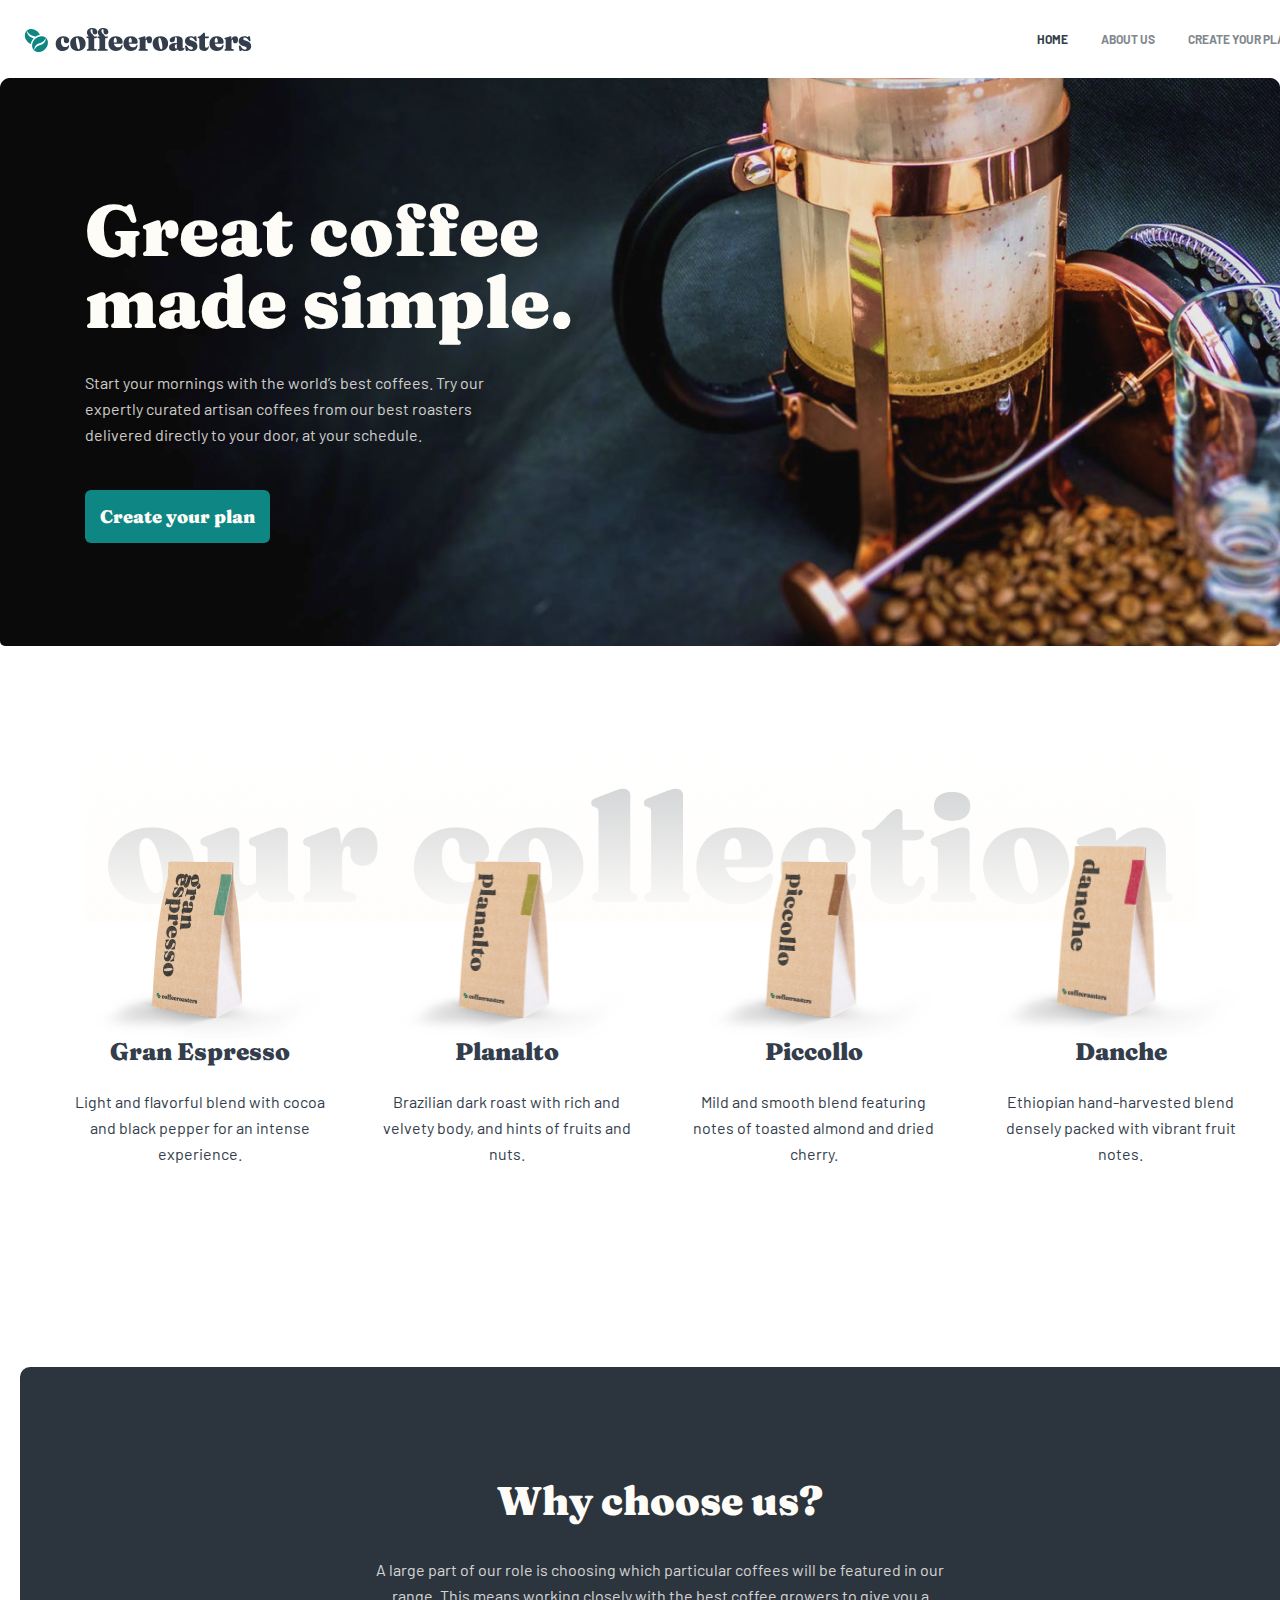
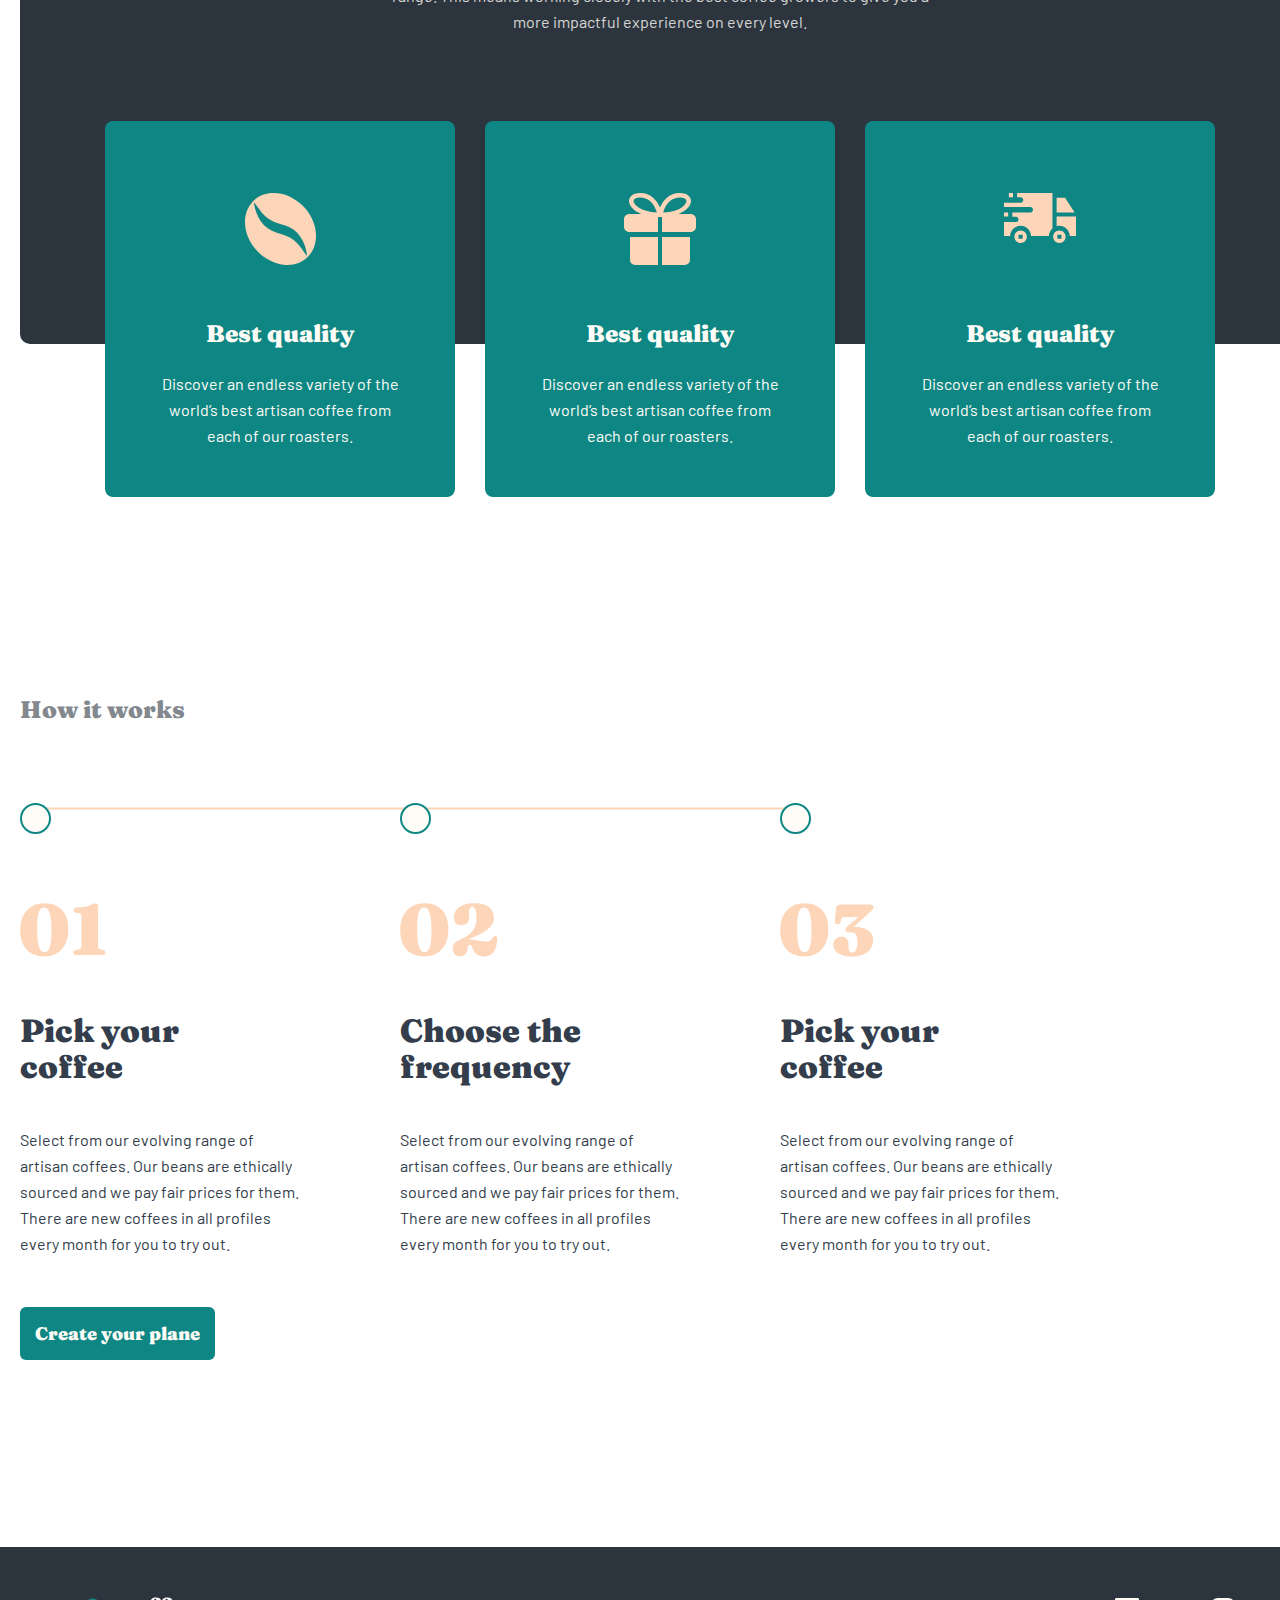
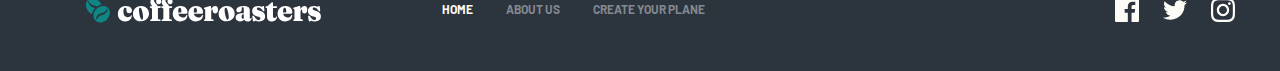
<file: index.html>
<!DOCTYPE html>
<html lang="en">
<head>
    <meta charset="UTF-8">
    <meta http-equiv="X-UA-Compatible" content="IE=edge">
    <meta name="viewport" content="width=device-width, initial-scale=1.0">
    <link rel="stylesheet" href="./css/normalize.css">
    <link rel="stylesheet" href="./css/main.css">
    <title>Coffeeroasters</title>
</head>
<body>
    <header class="header">
        <div class="container header-container">
            <a class="header__link" href="./index.html">
                <img class="header__img" src="./images/site-logo.svg" alt="Logo of site" width="236" height="26">
            </a>
            <nav class="nav">
                <ul class="nav__list">
                    <li class="nav__item">
                        <a class="nav__link nav__link--active" href="./index.html">
                            home
                        </a>
                    </li>
                    <li class="nav__item">
                        <a class="nav__link" href="./about.html">
                            about us
                        </a>
                    </li>
                    <li class="nav__item">
                        <a class="nav__link" href="./create-plane.html">
                            create your plane
                        </a>
                    </li>
                </ul>
            </nav>
        </div>
    </header>
    
    <main class="main">
        <section class="hero">
            <div class="container hero-container">
                <div class="hero-info">
                    <h1 class="hero__heading">
                        Great coffee
                        made simple.
                    </h1>
                    <p class="hero__desc">
                        Start your mornings with the world’s best coffees. Try our expertly curated artisan coffees from our best roasters delivered directly to your door, at your schedule.
                    </p>
                    <a class="hero__link section-btn" href="#">
                        Create your plan
                    </a>
                </div>
            </div>
        </section>
        
        
        
        <section class="products">
            <div class="container products-container">
                <h2 class="visually-hidden">
                    Our products
                </h2>
                <ul class="product">
                    <li class="product__item">
                        <img class="product__img" src="./images/product-gran-espresso.png" alt="Coffee gran espresso" width="255" height="193">
                        <h3 class="product__heading">
                            Gran Espresso
                        </h3>
                        <p class="product__desc">
                            Light and flavorful blend with cocoa and black pepper for an intense experience.
                        </p>
                    </li>


                    <li class="product__item">
                        <img class="product__img" src="./images/product-planalto.png" alt="Coffee Planalto" width="255" height="193">
                        <h3 class="product__heading">
                            Planalto
                        </h3>
                        <p class="product__desc">
                            Brazilian dark roast with rich and velvety body, and hints of fruits and nuts.
                        </p>
                    </li>
                    
                    <li class="product__item">
                        <img class="product__img" src="./images/product-piccollo.png" alt="Coffee Piccollo" width="255" height="193">
                        <h3 class="product__heading">
                            Piccollo
                        </h3>
                        <p class="product__desc">
                            Mild and smooth blend featuring notes of toasted almond and dried cherry.
                        </p>
                    </li>
                    
                    <li class="product__item">
                        <img class="product__img" src="./images/product-danche.png" alt="Coffee gran espresso" width="255" height="193">
                        <h3 class="product__heading">
                            Danche
                        </h3>
                        <p class="product__desc">
                            Ethiopian hand-harvested blend densely packed with vibrant fruit notes.
                        </p>
                    </li>
                </ul>
            </div>
        </section>
        
        
        <section class="about">
            <div class="container about-container">
                <div class="about-top">
                    <h2 class="about__heading hero__heading">
                        Why choose us?
                    </h2>
                    <p class="about__desc hero__desc">
                        A large part of our role is choosing which particular coffees will be featured 
                        in our range. This means working closely with the best coffee growers to give 
                        you a more impactful experience on every level.
                    </p>
                </div>
                
                <ul class="about-list">
                    <li class="about-list__item">
                        <h3 class="about-list__heading product__heading">
                            Best quality
                        </h3>
                        <p class="about-list__desc product__desc">
                            Discover an endless variety of the world’s best artisan coffee from each of our roasters.
                        </p>
                    </li>
                    
                    <li class="about-list__item">
                        <h3 class="about-list__heading product__heading">
                            Best quality
                        </h3>
                        <p class="about-list__desc product__desc">
                            Discover an endless variety of the world’s best artisan coffee from each of our roasters.
                        </p>
                    </li>
                    
                    <li class="about-list__item">
                        <h3 class="about-list__heading product__heading">
                            Best quality
                        </h3>
                        <p class="about-list__desc product__desc">
                            Discover an endless variety of the world’s best artisan coffee from each of our roasters.
                        </p>
                    </li>
                </ul>
            </div>
        </section>
        
        
        <section class="work">
            <div class="container work-container">
                <h2 class="work__heading product__heading">
                    How it works
                </h2>
                <ul class="work-list about-list">


                    <li class="work-list__item">
                        <h3 class="work-list__heading">
                            Pick your
                            coffee
                        </h3>
                        <p class="work-list__desc">
                            Select from our evolving range of artisan coffees. Our beans are ethically sourced and we pay fair prices for them. There are new coffees in all profiles every month for you to try out.
                        </p>
                    </li>


                    <li class="work-list__item">
                        <h3 class="work-list__heading">
                            Choose the frequency
                        </h3>
                        <p class="work-list__desc">
                            Select from our evolving range of artisan coffees. Our beans are ethically sourced and we pay fair prices for them. There are new coffees in all profiles every month for you to try out.
                        </p>
                    </li>
                    

                    <li class="work-list__item">
                        <h3 class="work-list__heading">
                            Pick your
                            coffee
                        </h3>
                        <p class="work-list__desc">
                            Select from our evolving range of artisan coffees. Our beans are ethically sourced and we pay fair prices for them. There are new coffees in all profiles every month for you to try out.
                        </p>
                    </li>
                </ul>
                
                <a class="section-btn" href="#">
                    Create your plane
                </a>
            </div>
        </section>
    </main>
    
    <!-- Footer -->
    
    <footer class="footer">
        <div class="container footer-container">
            <div class="footer-left">
                <a class="header__link" href="./index.html">
                    <img class="header__img footer-img" src="./images/site-logo-white.svg" alt="Logo of site" width="236" height="26">
                </a>
                
                <nav class="nav footer-nav">
                    <ul class="nav__list">
                        <li class="nav__item">
                            <a class="nav__link footer-link--active" href="./index.html">
                                home
                            </a>
                        </li>
                        
                        <li class="nav__item">
                            <a class="nav__link f-nav__link" href="./about.html">
                                about us
                            </a>
                        </li>
                        
                        <li class="nav__item">
                            <a class="nav__link f-nav__link" href="./create-plane.html">
                                create your plane
                            </a>
                        </li>
                    </ul>
                </nav>
            </div>
            
            <ul class="footer-links">
                <li class="footer-links__item">
                    <a class="footer-links__link" href="#" target="_blank">
                        <img class="footer-links__img" src="./images/facebook-icon.svg" alt="facebook" width="24" height="24">
                    </a>
                </li>

                <li class="footer-links__item">
                    <a class="footer-links__link" href="#" target="_blank">
                        <img class="footer-links__img" src="./images/twitter-icon.svg" alt="twitter" width="24" height="24">
                    </a>
                </li>

                <li class="footer-links__item">
                    <a class="footer-links__link" href="#" target="_blank">
                        <img class="footer-links__img" src="./images/instagram-icon.svg" alt="instagram" width="24" height="24">
                    </a>
                </li>
            </ul>
        </div>
    </footer>
</body>
</html>
</file>
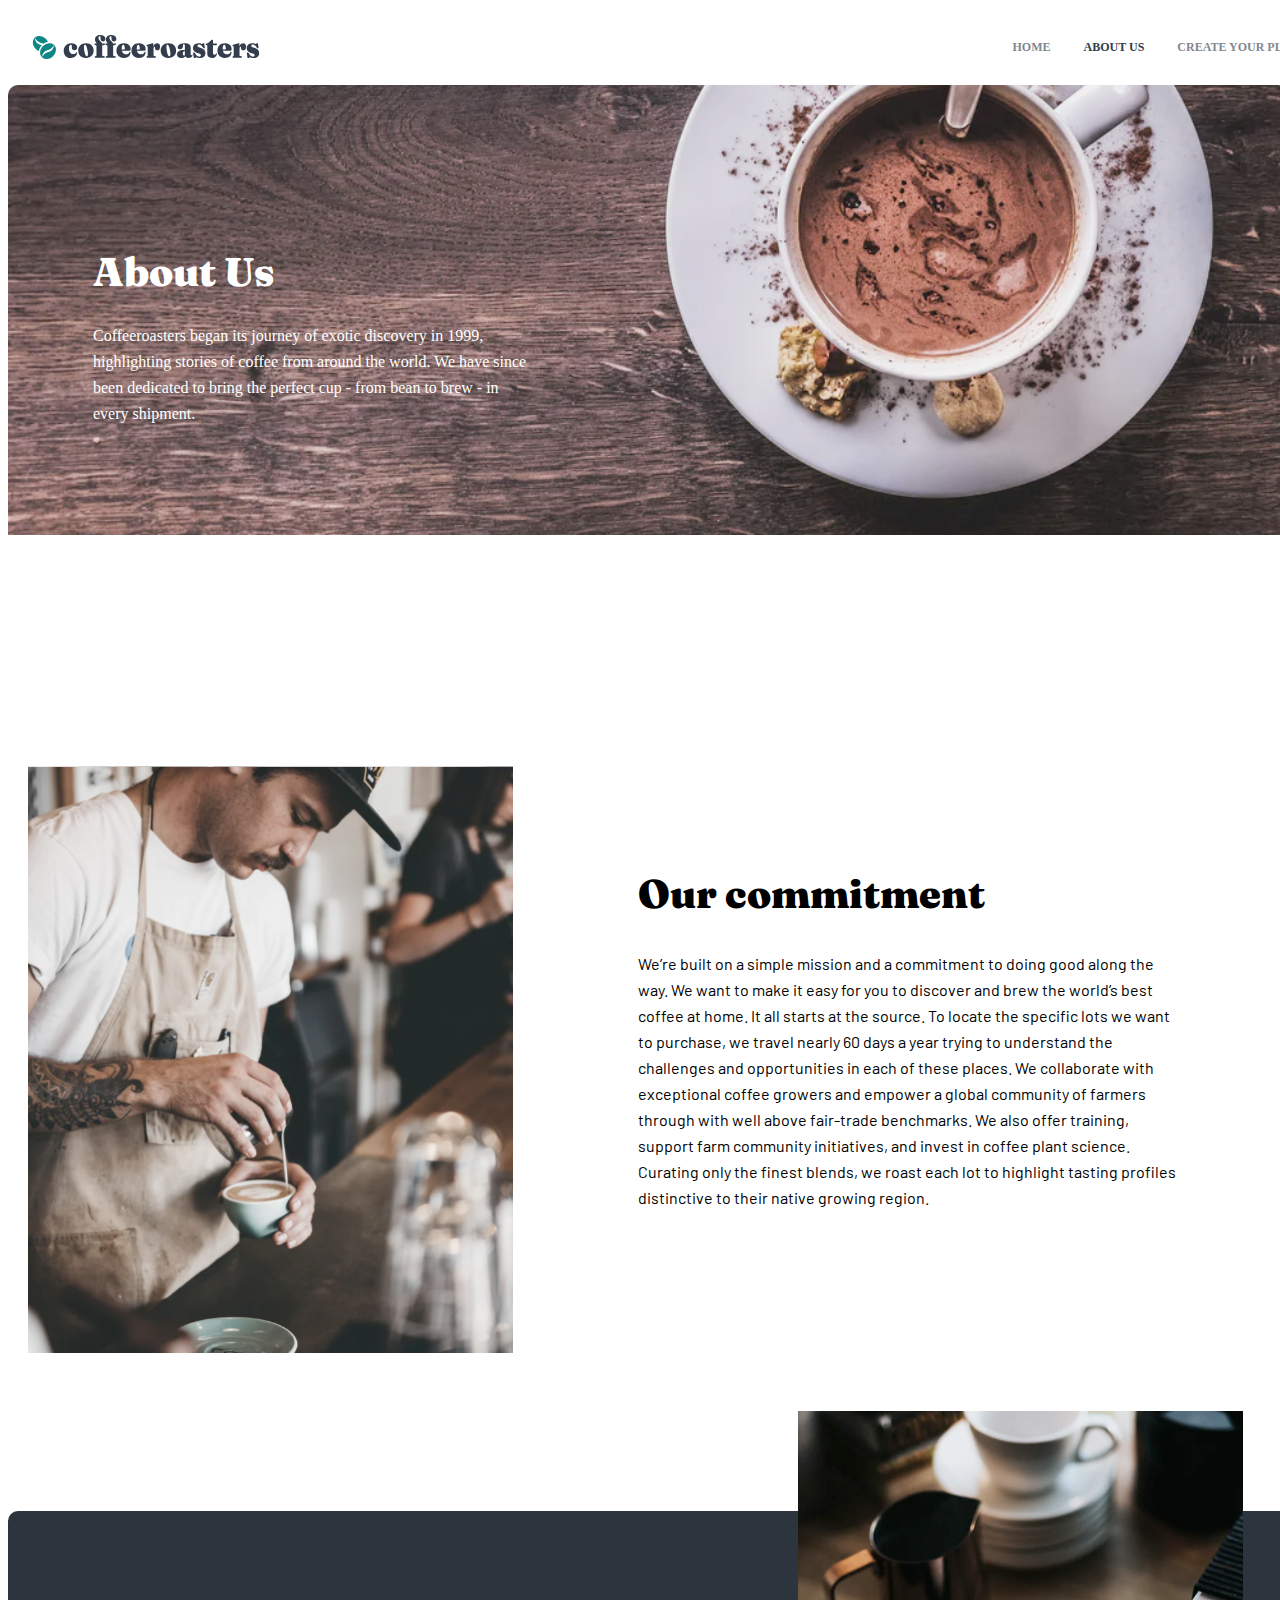
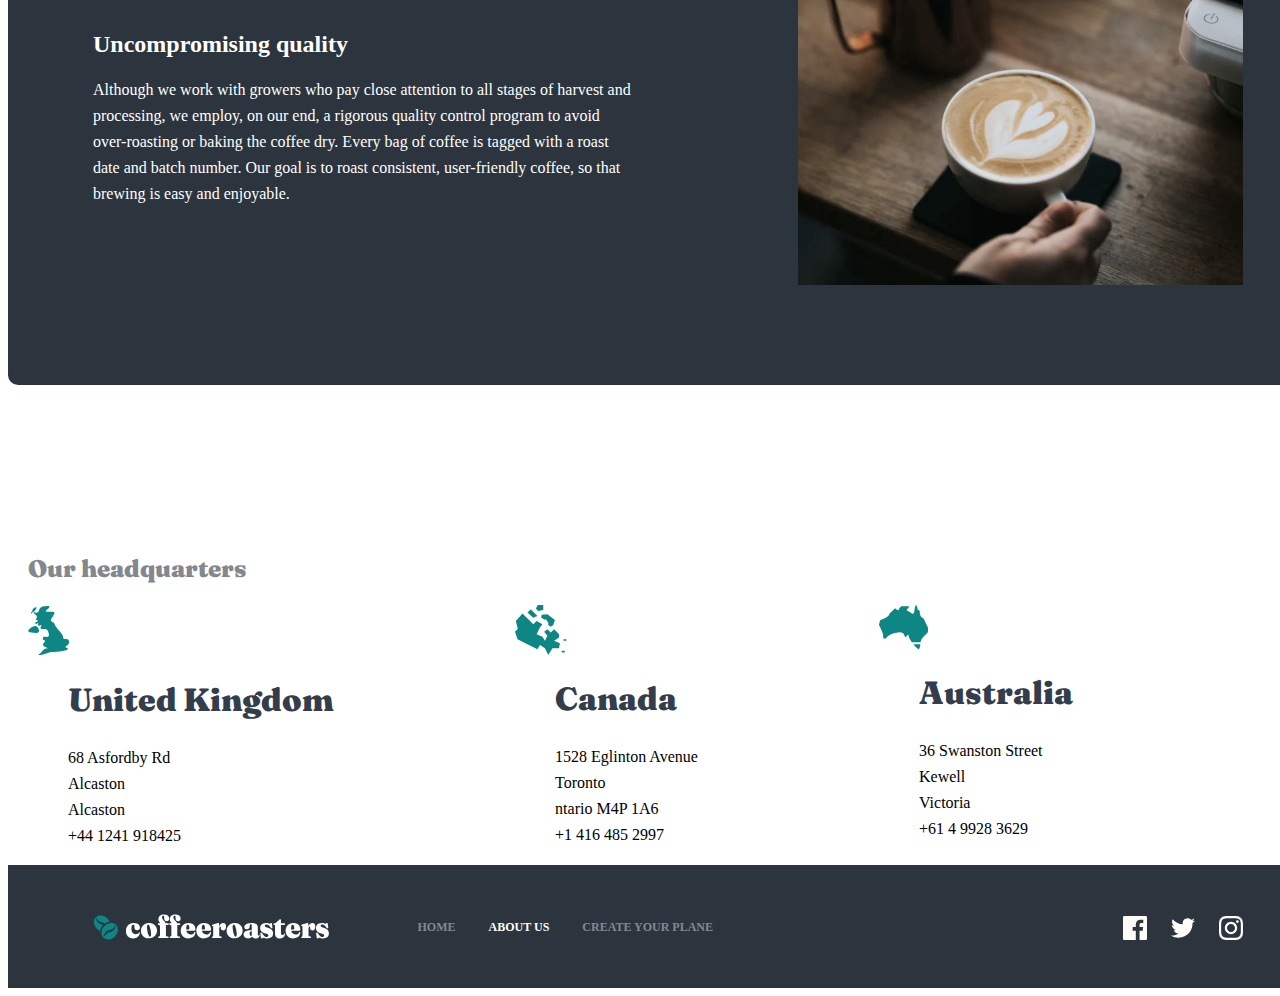
<file: about.html>
<!DOCTYPE html>
<html lang="en">
<head>
    <meta charset="UTF-8">
    <meta http-equiv="X-UA-Compatible" content="IE=edge">
    <meta name="viewport" content="width=device-width, initial-scale=1.0">
    <link rel="preconnect" href="https://fonts.googleapis.com">
    <link rel="preconnect" href="https://fonts.gstatic.com" crossorigin>
    <link href="https://fonts.googleapis.com/css2?family=Fraunces:wght@900&display=swap" rel="stylesheet">
    <link rel="preconnect" href="https://fonts.googleapis.com">
    <link rel="preconnect" href="https://fonts.gstatic.com" crossorigin>
    <link href="https://fonts.googleapis.com/css2?family=Barlow&display=swap" rel="stylesheet">
    <link rel="stylesheet" href="./css/about.css">
    <title>About us</title>
</head>
<body>
    <header class="header">
        <div class="container header-container">
            <a class="header__link" href="./index.html">
                <img class="header__img" src="./images/site-logo.svg" alt="Logo of site" width="236" height="26">
            </a>
            <nav class="nav">
                <ul class="nav__list">
                    <li class="nav__item">
                        <a class="nav__link" href="./index.html">
                            home
                        </a>
                    </li>
                    <li class="nav__item">
                        <a class="nav__link nav__link--active" href="./create-plane.html">
                            about us
                        </a>
                    </li>
                    <li class="nav__item">
                        <a class="nav__link" href="#">
                            create your plane
                        </a>
                    </li>
                </ul>
            </nav>
        </div>
    </header>
    
    <main class="main">
        
        <section class="hero">
            <div class="container">
                <div class="hero-info">
                    <h1 class="hero__heading">
                        About Us
                    </h1>
                    <p class="hero__desc">
                        Coffeeroasters began its journey of exotic discovery in 1999, highlighting stories of coffee from around the world. We have since been dedicated to bring the perfect cup - from bean to brew - in every shipment.
                    </p>
                </div>
            </div>
        </section>
        
        <section class="drink-cofe">
            <div class="container">
                <img class="drink-cofe__img" src="./about-img/drink-cofe.svg" alt="dirnk cofe" >
                
                <div class="drink-cofe__info">
                    <h2 class="info__heading">
                        Our commitment
                    </h2>
                    <p class="info-des">
                        We’re built on a simple mission and a commitment to doing good along the way. We want to make it easy for you to discover and brew the world’s best coffee at home. It all starts at the source. To locate the specific lots we want to purchase, we travel nearly 60 days a year trying to understand the challenges and opportunities in each of these places. We collaborate with exceptional coffee growers and empower a global community of farmers through with well above fair-trade benchmarks. We also offer training, support farm community initiatives, and invest in coffee plant science. Curating only the finest blends, we roast each lot to highlight tasting profiles distinctive to their native growing region.
                    </p>
                </div>
            </div>
        </section>

        <section class="late-cofe">
            <div class="container">
                <div class="late-cofe__info">
                    <h2 class="late-cofe__info">Uncompromising quality</h2>
                    <p class="late-cofe__des">
                        Although we work with growers who pay close attention to all stages of harvest and processing, we employ, on our end, a rigorous quality control program to avoid over-roasting or baking the coffee dry. Every bag of coffee is tagged with a roast date and batch number. Our goal is to roast consistent, user-friendly coffee, so that brewing is easy and enjoyable.
                    </p>
                </div>
                <img class="late-cofe__img" src="./about-img/late.svg" alt="LATE cofe">
            </div>
        </section>

        <section class="headquarters">
           <div class="container">
            <h2 class="headquarters__heading">
                Our headquarters
            </h2>
            <div class="headquarters__div">
               <div class="citys">
                    <img class="citys__img" src="./about-img/combinet.svg" alt="kingdom">
                    <ul class="citys-list">
                        <li class="citys__item">
                            <h2 class="item__heading">
                                United Kingdom
                            </h2>
                        </li>
                        <li class="citys__item">
                            68 Asfordby Rd
                        </li>
                        <li class="citys__item">
                            Alcaston
                        </li>
                        <li class="citys__item">
                            Alcaston
                        </li>
                        <li class="citys__item">
                            +44 1241 918425
                        </li>
                    </ul>
                </div>
                
                

                <div class="citys">
                    <img class="citys__img" src="./about-img/shape.svg" alt="kingdom">
                    <ul class="citys-list">
                        <li class="citys__item">
                            <h2 class="item__heading">
                               Canada
                            </h2>
                        </li>
                        <li class="citys__item">
                            1528 Eglinton Avenue
                        </li>
                        <li class="citys__item">
                            Toronto
                        </li>
                        <li class="citys__item">
                            ntario M4P 1A6
                        </li>
                        <li class="citys__item">
                            +1 416 485 2997
                        </li>
                    </ul>
                </div>



                <div class="citys">
                    <img class="citys__img" src="./about-img/australia.svg" alt="kingdom">
                    <ul class="citys-list">
                        <li class="citys__item">
                            <h2 class="item__heading">
                                Australia
                            </h2>
                        </li>
                        <li class="citys__item">
                            36 Swanston Street
                        </li>
                        <li class="citys__item">
                            Kewell
                        </li>
                        <li class="citys__item">
                            Victoria 
                        </li>
                        <li class="citys__item">
                            +61 4 9928 3629
                        </li>
                    </ul>
                </div>
            </div>
           </div>
        </section>
    </main>



    <footer class="footer">
        <div class="container footer-container">
            <div class="footer-left">
                <a class="header__link" href="./index.html">
                    <img class="header__img footer-img" src="./images/site-logo-white.svg" alt="Logo of site" width="236" height="26">
                </a>
                
                <nav class="nav footer-nav">
                    <ul class="nav__list">
                        <li class="nav__item">
                            <a class="nav__link f-nav__link" href="./index.html">
                                home
                            </a>
                        </li>
                        
                        <li class="nav__item">
                            <a class="nav__link footer-link--active" href="./about.html">
                                about us
                            </a>
                        </li>
                        
                        <li class="nav__item">
                            <a class="nav__link f-nav__link" href="./create-plane.html">
                                create your plane
                            </a>
                        </li>
                    </ul>
                </nav>
            </div>
            
            <ul class="footer-links">
                <li class="footer-links__item">
                    <a class="footer-links__link" href="#" target="_blank">
                        <img class="footer-links__img" src="./images/facebook-icon.svg" alt="facebook" width="24" height="24">
                    </a>
                </li>

                <li class="footer-links__item">
                    <a class="footer-links__link" href="#" target="_blank">
                        <img class="footer-links__img" src="./images/twitter-icon.svg" alt="twitter" width="24" height="24">
                    </a>
                </li>

                <li class="footer-links__item">
                    <a class="footer-links__link" href="#" target="_blank">
                        <img class="footer-links__img" src="./images/instagram-icon.svg" alt="instagram" width="24" height="24">
                    </a>
                </li>
            </ul>
        </div>
    </footer>
</body>
</html>
</file>
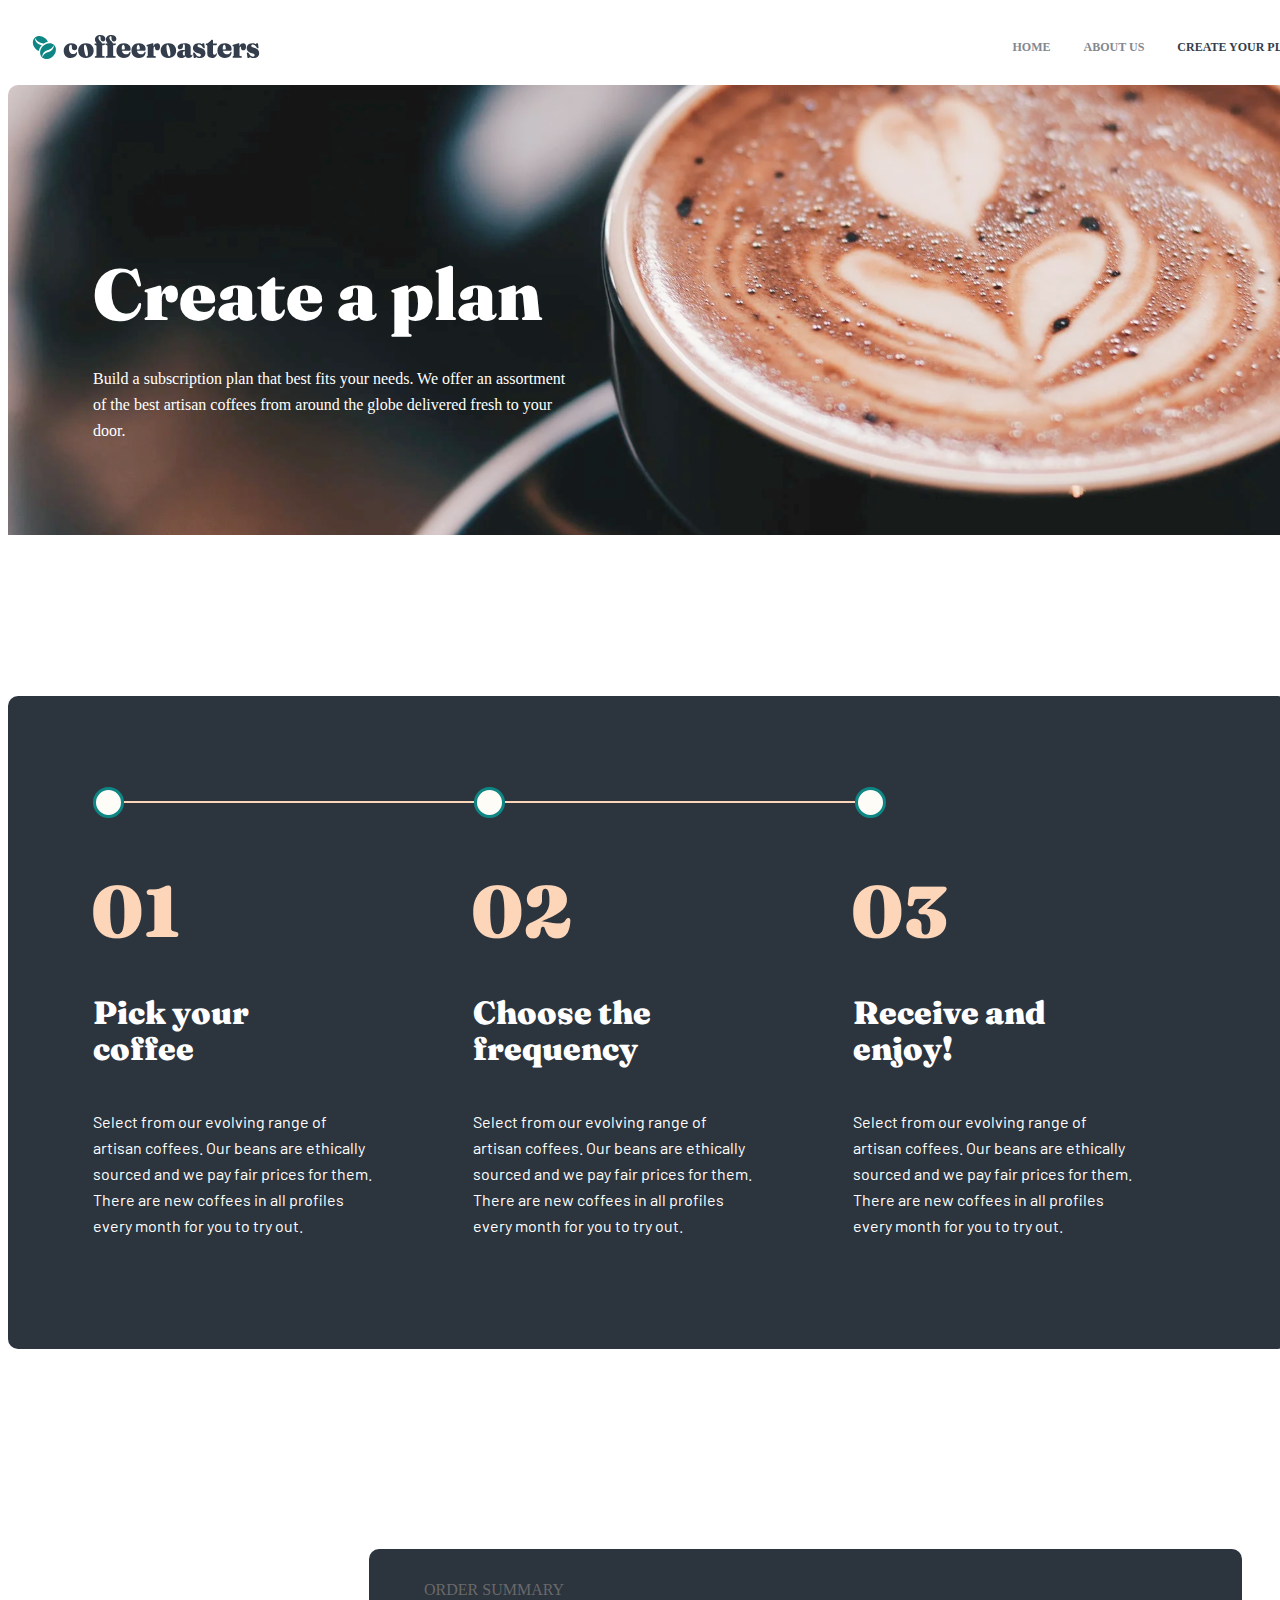
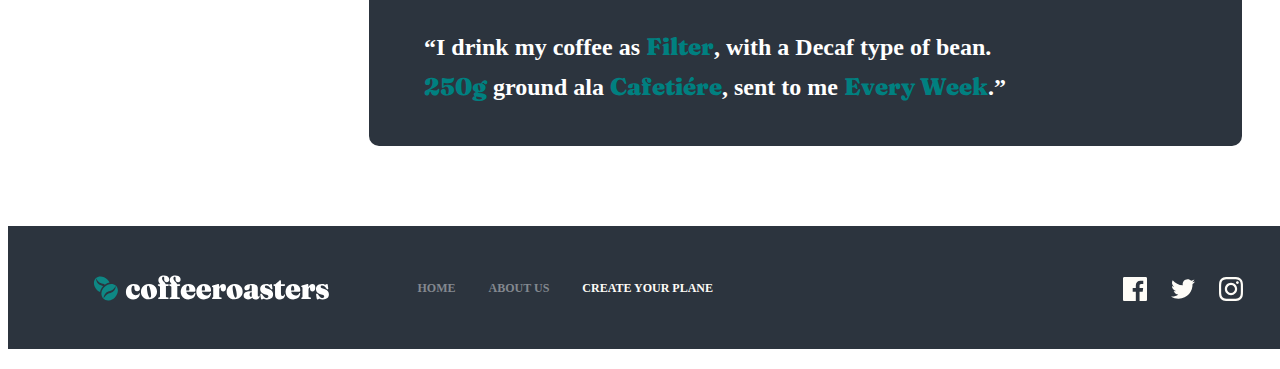
<file: create-plane.html>
<!DOCTYPE html>
<html lang="en">
<head>
    <meta charset="UTF-8">
    <meta http-equiv="X-UA-Compatible" content="IE=edge">
    <meta name="viewport" content="width=device-width, initial-scale=1.0">
    <link rel="preconnect" href="https://fonts.googleapis.com">
    <link rel="preconnect" href="https://fonts.gstatic.com" crossorigin>
    <link href="https://fonts.googleapis.com/css2?family=Fraunces:wght@900&display=swap" rel="stylesheet">
    <link rel="preconnect" href="https://fonts.googleapis.com">
    <link rel="preconnect" href="https://fonts.gstatic.com" crossorigin>
    <link href="https://fonts.googleapis.com/css2?family=Barlow&display=swap" rel="stylesheet">
    <link rel="stylesheet" href="./create.css/main.css">
    <title>Document</title>
</head>
<body>
    <header class="header">
        <div class="container header-container">
            <a class="header__link" href="./index.html">
                <img class="header__img" src="./img/logo1x.svg" srcset="./img/logo1x.svg 1x, ./img/logo2x.png 2x"  alt="Logo of site" width="236" height="26">
            </a>
            <nav class="nav">
                <ul class="nav__list">
                    <li class="nav__item">
                        <a class="nav__link" href="./index.html">
                            home
                        </a>
                    </li>
                    <li class="nav__item">
                        <a class="nav__link " href="./about.html">
                            about us
                        </a>
                    </li>
                    <li class="nav__item">
                        <a class="nav__link nav__link--active" href="./create-plane.html">
                            create your plane
                        </a>
                    </li>
                </ul>
            </nav>
        </div>
    </header>

    <main class="main">
        <section class="hero">
            <div class="container">
                <div class="hero-info">
                    <h1 class="hero__heading">
                        Create a plan
                    </h1>
                    <p class="hero__desc">
                        Build a subscription plan that best fits your needs. We offer an assortment of the best artisan coffees from around the globe delivered fresh to your door.</p>
                </div>
            </div>
        </section>

        <section class="works subscribe__works">

            <div class="container works__container">
   
               <div class="works__line">
                  <span class="works__round works__round--bg"></span>
   
                  <span class="line"></span>
   
                  <span class="works__round works__round--bg"></span>
   
                  <span class="line"></span>
   
                  <span class="works__round works__round--bg"></span>
               </div>
   
               <ol class="works__list">
   
                  <li class="works__item works__item--left">
   
                     <h3 class="works__heading works__heading--color">
                        Pick your
                        coffee
                     </h3>
   
                     <p class="works__paragraph works__paragraph--color">
                        Select from our evolving range of artisan coffees. Our beans are ethically sourced and we pay fair
                        prices for them. There are new coffees in all profiles every month for you to try out.
                     </p>
   
                  </li>
   
                  <li class="works__item works__item--left">
   
                     <h3 class="works__heading works__heading--color">
                        Choose the frequency
                     </h3>
   
                     <p class="works__paragraph works__paragraph--color">
                        Select from our evolving range of artisan coffees. Our beans are ethically sourced and we pay fair
                        prices for them. There are new coffees in all profiles every month for you to try out.
                     </p>
   
                  </li>
   
                  <li class="works__item works__item--left ">
   
                     <h3 class="works__heading works__heading--color">
                        Receive and enjoy!
                     </h3>
   
                     <p class="works__paragraph works__paragraph--color">
                        Select from our evolving range of artisan coffees. Our beans are ethically sourced and we pay fair
                        prices for them. There are new coffees in all profiles every month for you to try out.
                     </p>
   
                  </li>
               </ol>
   
            </div>
   
         </section>

         <section class="samuray">
             <div class="container">
                 <h2 class="samuray-heading">
                    Order Summary
                 </h2>
                 <blockquote class="samuray-info">
                    “I drink my coffee as <span class="green"> Filter</span>, with a <span class="greeb">Decaf</span> type of bean. <span class="green">250g</span> ground ala <span class="green">Cafetiére</span>, sent to me <span class="green">Every Week</span>.”
                 </blockquote>
             </div>
         </section>
    </main>


    <footer class="footer">
        <div class="container footer-container">
            <div class="footer-left">
                <a class="header__link" href="./index.html">
                    <img class="header__img footer-img" src="./img/site-logo-white.svg" alt="Logo of site" width="236" height="26">
                </a>
                
                <nav class="nav footer-nav">
                    <ul class="nav__list">
                        <li class="nav__item">
                            <a class="nav__link f-nav__link" href="./index.html">
                                home
                            </a>
                        </li>
                        
                        <li class="nav__item">
                            <a class="nav__link  f-nav__link" href="./about.html">
                                about us
                            </a>
                        </li>
                        
                        <li class="nav__item">
                            <a class="nav__link footer-link--active" href="./create-plane.html">
                                create your plane
                            </a>
                        </li>
                    </ul>
                </nav>
            </div>
            
            <ul class="footer-links">
                <li class="footer-links__item">
                    <a class="footer-links__link" href="#" target="_blank">
                        <img class="footer-links__img" src="./img/facebook-icon.svg" alt="facebook" width="24" height="24">
                    </a>
                </li>

                <li class="footer-links__item">
                    <a class="footer-links__link" href="#" target="_blank">
                        <img class="footer-links__img" src="./img/twitter-icon.svg" alt="twitter" width="24" height="24">
                    </a>
                </li>

                <li class="footer-links__item">
                    <a class="footer-links__link" href="#" target="_blank">
                        <img class="footer-links__img" src="./img/instagram-icon.svg" alt="instagram" width="24" height="24">
                    </a>
                </li>
            </ul>
        </div>
    </footer>
</body>
</html>
</file>
<file: css/main.css>
@font-face {
    font-family: 'Barlow';
    font-style: normal;
    font-weight: 400;
    src: local(''),
    url('../fonts/barlow-v5-latin-regular.woff2') format('woff2'),
    url('../fonts/barlow-v5-latin-regular.woff') format('woff'); 
}

@font-face {
    font-family: 'Barlow';
    font-style: normal;
    font-weight: 700;
    src: local(''),
    url('../fonts/barlow-v5-latin-700.woff2') format('woff2'),
    url('../fonts/barlow-v5-latin-700.woff') format('woff'); 
}

@font-face {
    font-family: 'Fraunces';
    font-style: normal;
    font-weight: 400;
    src: local(''),
    url('../fonts/fraunces-v10-latin-regular.woff2') format('woff2'), 
    url('../fonts/fraunces-v10-latin-regular.woff') format('woff'); 
}

@font-face {
    font-family: 'Fraunces';
    font-style: normal;
    font-weight: 900;
    src: local(''),
    url('../fonts/fraunces-v10-latin-900.woff2') format('woff2'), 
    url('../fonts/fraunces-v10-latin-900.woff') format('woff'); 
    
}

*,
::before,
::after {
    box-sizing: border-box;
}

img {
    vertical-align: middle;
}

body {
    padding: 0;
    font-family: "Barlow", "Arila", sans-serif;
    font-style: normal;
    font-size: 16px;
    line-height: 26px;
    font-weight: normal;
}

.container {
    width: 1320px;
    margin: 0 auto;
    padding: 0 20px;
}

.visually-hidden {
    position: absolute;
    width: 1px;
    height: 1px;
    margin: -1px;
    padding: 0;
    overflow: hidden;
    border: 0;
    clip: rect(0 0 0 0);
}

/* Header */

.header {
    padding: 25px 0;
}

.header-container {
    display: flex;
    justify-content: space-between;
}

.header__link {
    text-decoration: none;
}

.nav {
    display: flex;
}

.nav__list {
    display: flex;
    margin: 0;
    padding: 0;
    list-style-type: none;
}

.nav__item + .nav__item {
    margin-left: 33px;
}

.nav__link {
    font-size: 12px;
    font-weight: 700;
    color: #83888F;
    text-transform: uppercase;
    text-decoration: none;
    transition: color 0.5s ease;
}

.nav__link:hover {
    color: #333D4B;
}

.nav__link--active {
    color: #333D4B;
}

/* Main */

.hero-container {
    width: 1280px;
    padding: 116px 85px;
    background-image: url("../images/container-bg.jpg");
    background-size: 1280px 600px;
    background-repeat: no-repeat;
    border-radius: 5px;
}

.hero-info {
    width: 500px;
}

.hero__heading {
    margin: 0;
    margin-bottom: 32px;
    padding: 0;
    font-family: "Fraunces", "Times New Roman", serif;
    font-style: normal;
    font-size: 72px;
    line-height: 72px;
    font-weight: 900;
    color: #FEFCF7;
    text-align-last: left;
}

.hero__desc {
    width: 445px;
    margin: 0;
    margin-bottom: 56px;
    padding: 0;
    color: #FEFCF7;
    opacity: 0.8;
    text-align: left;
}

.section-btn {
    padding: 15px 15px;
    font-family: "Fraunces", "Times New Roman", serif;
    font-style: normal;
    font-size: 18px;
    font-weight: 900;
    color: #FEFCF7;
    text-decoration: none;
    background-color: #fff;
    background: #0E8784;
    border-radius: 6px;
    white-space: nowrap;
    overflow: hidden;
    text-overflow: ellipsis;
}

.section-btn:hover {
    background-color: #66D2CF;
    transition: background-color 0.5s ease;
}



.products {
    padding: 200px 0;
    background-image: url("../images/products-bg-2.png");
    background-size: 1111px 196px;
    background-repeat: no-repeat;
    background-position: left calc(50% + 0px) top 80px;
}


.product {
    display: flex;
    justify-content: space-evenly;
    margin: 0;
    padding: 0;
    list-style-type: none;
}

.product__item {
    width: 255px;
}

.product__heading {
    margin-top: 0;
    margin-bottom: 24px;
    padding: 0;
    font-family: "Fraunces", "Times New Roman", serif;
    font-style: normal;
    font-size: 24px;
    font-weight: 900;
    color: #333D4B;
    text-align: center;
}

.product__desc {
    margin: 0;
    padding: 0;
    color: #333D4B;
    text-align: center;
}


.about-container {
    position: relative;
    padding-top: 110px;
}

.about-container::before {
    position: absolute;
    top: 0;
    z-index: -1;
    content: "";
    display: block;
    width: 1280px;
    height: 577px;
    background-color: #2C343E;
    background-repeat: no-repeat;
    background-position: top;
    border-radius: 10px;
}

.about-top {
   width: 570px;
   margin: 0 auto;
}

.about__heading {
    display: flex;
    justify-content: center;
    font-size: 40px;
    line-height: 48px;
    text-align: center;
}

.about__desc {
    width: 570px;
    margin-bottom: 86px;
    text-align: center;
}

.about-list {
    display: flex;
    justify-content: space-between;
    width: 1110px;
    margin: 0 auto;
    padding: 0;
    list-style-type: none;
}

.about-list__item {
    width: 350px;
    padding: 72px 48px 48px 48px;
    background-color: #0E8784;
    border-radius: 8px;
}

.about-list__item:nth-child(1)::before {
    content: "";
    display: block;
    width: 72px;
    height: 72px;
    margin: 0 auto;
    margin-bottom: 56px;
    background-image: url("../images/cofe.svg");
    background-repeat: no-repeat;
}

.about-list__item:nth-child(2)::before {
    content: "";
    display: block;
    width: 72px;
    height: 72px;
    margin: 0 auto;
    margin-bottom: 56px;
    background-image: url("../images/box-priz.svg");
    background-repeat: no-repeat;
}

.about-list__item:nth-child(3)::before {
    content: "";
    display: block;
    width: 72px;
    height: 72px;
    margin: 0 auto;
    margin-bottom: 56px;
    background-image: url("../images/van.svg");
    background-repeat: no-repeat;
}

.about-list__heading {
    color: #FEFCF7;
}

.about-list__desc {
    color: #FEFCF7;
}

/* How it works */

.work {
    padding: 200px 0;
}

.work__heading {
    display: flex;
    justify-content: flex-start;
    color: #83888F;
    margin-bottom: 80px;
}

.work-list {
    position: relative;
    width: 1045px;
    margin: 0;
    margin-bottom: 64px;
    padding-top: 100px;
}

.work-list::before {
    position: absolute;
    top: 0;
    left: 0;
    content: "";
    width: 791px;
    height: 31px;
    background-image: url("../images/work-line.svg");
    background-repeat: no-repeat;
}

.work-list__item {
    width: 285px;
}

.work-list__item:nth-child(1)::before {
    content: "";
    display: block;
    width: 90px;
    height: 72px;
    margin-bottom: 38px;
    background-image: url("../images/01.svg");
    background-repeat: no-repeat;
}

.work-list__item:nth-child(2)::before {
    content: "";
    display: block;
    width: 100px;
    height: 72px;
    margin-bottom: 38px;
    background-image: url("../images/02.svg");
    background-repeat: no-repeat;
}

.work-list__item:nth-child(3)::before {
    content: "";
    display: block;
    width: 95px;
    height: 72px;
    margin-bottom: 38px;
    background-image: url("../images/03.svg");
    background-repeat: no-repeat;
}

.work-list__heading {
    width: 255px;
    margin-top: 0;
    margin-bottom: 42px;
    padding: 0;
    font-family: "Fraunces", "Times New Roman", serif;
    font-style: normal;
    font-size: 32px;
    font-weight: 900;
    line-height: 36px;
    color: #333D4B;
    text-align: left;
}

.work-list__desc {
    margin: 0;
    padding: 0;
    color: #333D4B;
}

/* Footer */

.footer-container {
    display: flex;
    justify-content: space-between;
    align-items: center;
    padding: 48px 85px;
    background-color: #2C343E;
}

.footer-left {
    width: 620px;
    display: flex;
    justify-content: space-between;
    align-items: center;
}

.footer-link--active {
    color: #FEFCF7;
}

.f-nav__link:hover {
    color: #FEFCF7;
}

.footer-links {
    display: flex;
    margin: 0;
    padding: 0;
    list-style-type: none;
}

.footer-links__item + .footer-links__item {
    margin-left: 24px;
}
</file>
<file: css/about.css>
*,
::before,
::after {
    box-sizing: border-box;
}

img {
    vertical-align: middle;
}

body {
    padding: 0;
    font-style: normal;
    font-size: 16px;
    line-height: 26px;
    font-weight: normal;
}
li{
    list-style: none;
}
.container {
    width: 1320px;
    margin: 0 auto;
    padding: 0 20px;
}

.visually-hidden {
    position: absolute;
    width: 1px;
    height: 1px;
    margin: -1px;
    padding: 0;
    overflow: hidden;
    border: 0;
    clip: rect(0 0 0 0);
}

/* Header */

.header {
    padding: 25px 0;
}

.header-container {
    
    display: flex;
    justify-content: space-between;
}

.header__link {
    text-decoration: none;
}

.nav {
    display: flex;
}

.nav__list {
    display: flex;
    margin: 0;
    padding: 0;
    list-style-type: none;
}

.nav__item + .nav__item {
    margin-left: 33px;
}

.nav__link {
    font-size: 12px;
    font-weight: 700;
    color: #83888F;
    text-transform: uppercase;
    text-decoration: none;
    transition: color 0.5s ease;
}

.nav__link:hover {
    color: #333D4B;
}

.nav__link--active {
    color: #333D4B;
}
.hero .container
{
    background-image: url('../about-img/bg.svg');
    width: 1280px;
    padding: 136px 85px;
    background-size: 1280px 450px;
    background-repeat: no-repeat;
    border-radius: 10px;
}
.hero-info
{
    width: 445px;
    color: white;
}
.hero__heading{
    font-family: 'Fraunces', serif;
    font-style: normal;
    font-weight: 900;
    font-size: 40px;
    line-height: 48px;
}

.drink-cofe .container{
    display: flex;
}
.drink-cofe__img
{
    width: 485px;
    height: 606px;
    margin-top: 168px;
}
.drink-cofe__info{
    width: 540px;
    margin-left: 125px;
    margin-top: 258px;
}
.info__heading
{
    font-family: 'Fraunces', serif;
    font-style: normal;
    font-weight: 900;
    font-size: 40px;
    line-height: 48px;
}
.info-des
{
    font-family: 'Barlow', sans-serif;
    font-style: normal;
    font-weight: normal;
    font-size: 16px;
    line-height: 26px;
}
.late-cofe .container{
    display: flex;
    background-color: #2C343E;
    border-radius: 10px;
    margin-top: 158px;
    padding: 100px 85px;
}

.late-cofe__info{
    color: white;
    width: 540px;
}
.late-cofe__img{
    margin-left: auto;
    margin-top: -200px;
}
.headquarters .container
{
    margin-top: 168px;
}
.headquarters__heading
{
    font-family: 'Fraunces', serif ;
    font-style: normal;
    font-weight: 900;
    font-size: 24px;
    line-height: 32px;
    /* identical to box height, or 133% */
    
    
    color: #83888F;
}
.headquarters__div{
    width: 1045px;
    display: flex;
    justify-content: space-between;
}
.item__heading
{
    font-family: 'Fraunces',serif;
    font-style: normal;
    font-weight: 900;
    font-size: 32px;
    line-height: 36px;
    color: #333D4B;
}

.footer-container {
    display: flex;
    justify-content: space-between;
    align-items: center;
    padding: 48px 85px;
    background-color: #2C343E;
}

.footer-left {
    width: 620px;
    display: flex;
    justify-content: space-between;
    align-items: center;
}

.footer-link--active {
    color: #FEFCF7;
}

.f-nav__link:hover {
    color: #FEFCF7;
}

.footer-links {
    display: flex;
    margin: 0;
    padding: 0;
    list-style-type: none;
}

.footer-links__item + .footer-links__item {
    margin-left: 24px;
}
</file>
<file: create.css/main.css>
*,
::before,
::after {
    box-sizing: border-box;
}

img {
    vertical-align: middle;
}

body {
    padding: 0;
    font-style: normal;
    font-size: 16px;
    line-height: 26px;
    font-weight: normal;
}
li{
    list-style: none;
}
.container {
    width: 1320px;
    margin: 0 auto;
    padding: 0 20px;
}

.visually-hidden {
    position: absolute;
    width: 1px;
    height: 1px;
    margin: -1px;
    padding: 0;
    overflow: hidden;
    border: 0;
    clip: rect(0 0 0 0);
}


.header {
    padding: 25px 0;
}

.header-container {
    
    display: flex;
    justify-content: space-between;
}

.header__link {
    text-decoration: none;
}

.nav {
    display: flex;
}

.nav__list {
    display: flex;
    margin: 0;
    padding: 0;
    list-style-type: none;
}

.nav__item + .nav__item {
    margin-left: 33px;
}

.nav__link {
    font-size: 12px;
    font-weight: 700;
    color: #83888F;
    text-transform: uppercase;
    text-decoration: none;
    transition: color 0.5s ease;
}

.nav__link:hover {
    color: #333D4B;
}

.nav__link--active {
    color: #333D4B;
}

.hero .container
{
    background-image: url('../img/Bitmap.svg');
    width: 1280px;
    padding: 136px 85px;
    background-repeat: no-repeat;
    border-radius: 10px;
    
}
.hero-info
{
    width: 485px;
    color: white;
}
.hero__heading{
    font-family: 'Fraunces', serif;
    font-style: normal;
    font-weight: 900;
    font-size: 72px;
    line-height: 48px;
}
.works{
    margin-top: 100px;
}

.subscribe__works .container {
    width: 1280px;
    height: 653px;
    margin: 0 auto;
    padding: 91px 150px 107px 85px;
    background: #2C343E;
    border-radius: 10px;
 }
 
 .works__round--bg {
    background: #2C343E;
 }
 
 .works__heading--color {
    color: #FEFCF7;;
 }
 
 .works__paragraph--color {
    color: #FEFCF7;
 }

 /* wokrs */

.works {
    margin-bottom: 200px;
 }
 
 .works__container {
    margin-left: 85px;
 }
 
 .works_header {
    margin-top: 0;
    margin-bottom: 80px;
    font-family: 'Fraunces';
    font-style: normal;
    font-weight: 900;
    font-size: 24px;
    line-height: 32px;
    color: #83888F;
 }
 
 .works__line {
    margin-bottom: 67px;
    display: flex;
    align-items: center;
 }
 
 .works__round {
    display: block;
    width: 31px;
    height: 31px;
    background: #FEFCF7;
    border: 3px solid #0E8784;
    border-radius: 50%;
 }
 
 .line {
    display: block;
    width: 350px;
    height: 2px;
    background-color: #FDD6BA;
 }
 
 .works__list {
    margin: 0;
    margin-bottom: 64px;
    padding: 0;
    display: flex;
 }
 
 .works__item {
    width: 285px;
 }
 
 .works__item:nth-child(1)::before {
    width: 90px;
    height: 72px;
    margin-bottom: 38px;
    display: block;
    background-image: url('../img/one.png');
    background-repeat: no-repeat;
    content: "";
 }
 
 .works__item:nth-child(2)::before {
    width: 101px;
    height: 72px;
    margin-bottom: 38px;
    display: block;
    background-image: url('../img/two.png');
    background-repeat: no-repeat;
    content: "";
 }
 
 .works__item:nth-child(3)::before {
    width: 98px;
    height: 72px;
    margin-bottom: 38px;
    display: block;
    background-image: url('../img/tree.png');
    background-repeat: no-repeat;
    content: "";
 }
 
 .works__item--left +.works__item--left {
    margin-left: 95px;
 }
 
 
 .works__heading {
    width: 250px;
    margin-top: 0;
    margin-bottom: 42px;
    font-family: 'Fraunces';
    font-weight: 900;
    font-size: 32px;
    line-height: 36px;
    color: white;
 }
 
 .works__paragraph {
    margin-top: 0;
    font-family: 'Barlow';
    font-style: normal;
    font-weight: normal;
    font-size: 16px;
    line-height: 26px;
    color: white;   
 }
 .samuray .container{
     width: 873px;
     background-color: #2C343E;
     color: white;
     margin-right: 30px;
     padding: 15px;
     border-radius: 10px;
 }
 .samuray-heading{
     margin-left: 40px;
    font-family: "Barlow" sans-serif;
    font-style: normal;
    font-weight: normal;
    font-size: 16px;
    line-height: 26px;
    text-transform: uppercase;
    color: dimgray;
 }
 .samuray-info{
     width: 602px;
     font-family: Fraunces 9pt;
     font-style: normal;
     font-weight: 900;
     font-size: 24px;
     line-height: 40px;
 }
 .green{
     color: teal;
     font-family: 'Fraunces';
 }
.footer{
    margin-top: 80px;
    margin-bottom: 20px;

}

 .footer-container {
    display: flex;
    justify-content: space-between;
    align-items: center;
    padding: 48px 85px;
    background-color: #2C343E;
}

.footer-left {
    width: 620px;
    display: flex;
    justify-content: space-between;
    align-items: center;
}

.footer-link--active {
    color: #FEFCF7;
}

.f-nav__link:hover {
    color: #FEFCF7;
}

.footer-links {
    display: flex;
    margin: 0;
    padding: 0;
    list-style-type: none;
}

.footer-links__item + .footer-links__item {
    margin-left: 24px;
}
</file>
